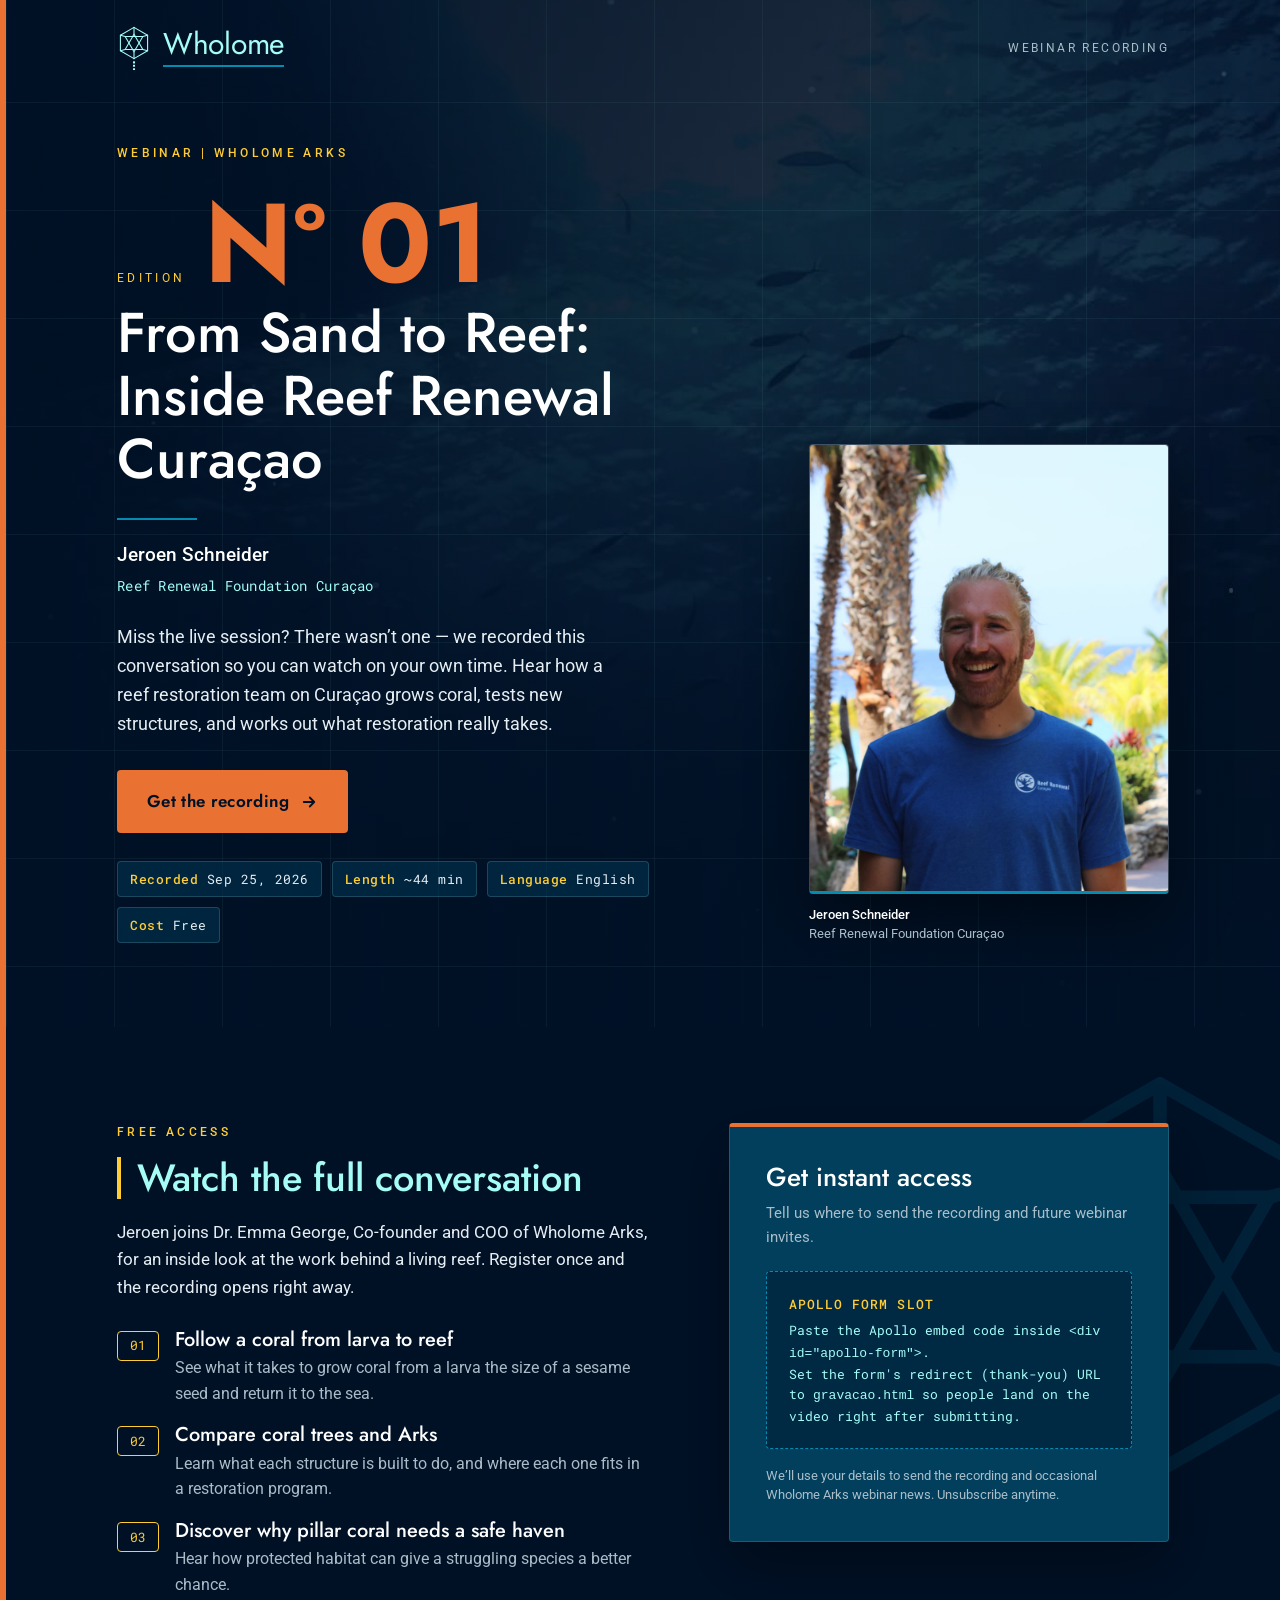
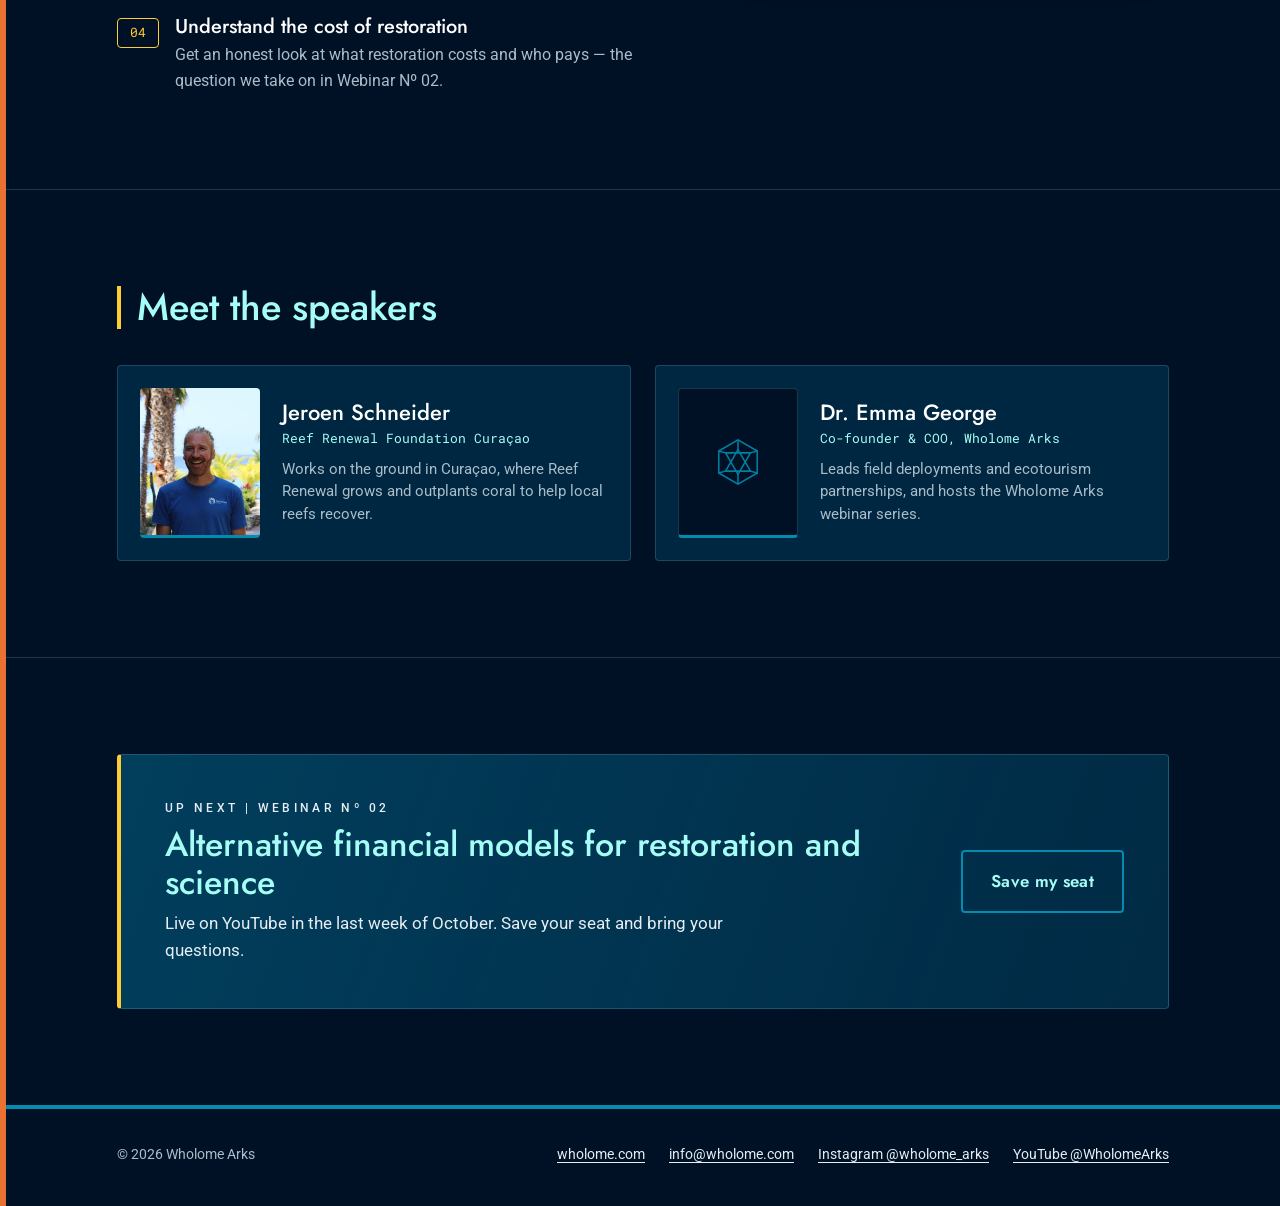
<file: index.html>
<!doctype html>
<html lang="en">
<head>
<meta charset="utf-8">
<meta name="viewport" content="width=device-width, initial-scale=1">
<title>Webinar Nº 01 — From Sand to Reef: Inside Reef Renewal Curaçao | Wholome Arks</title>
<meta name="description" content="Watch the full recording of Wholome Arks Webinar Nº 01 with Jeroen Schneider of Reef Renewal Foundation Curaçao. Get instant access.">
<meta property="og:title" content="From Sand to Reef: Inside Reef Renewal Curaçao — Wholome Arks Webinar Nº 01">
<meta property="og:description" content="Get the full recording of our conversation with Jeroen Schneider, Reef Renewal Foundation Curaçao.">
<meta property="og:type" content="website">
<meta property="og:image" content="assets/hero-poster.jpg"><!-- TODO: swap for absolute URL (https://…/assets/hero-poster.jpg) once hosted -->
<meta name="theme-color" content="#001126">
<link rel="preconnect" href="https://fonts.googleapis.com">
<link rel="preconnect" href="https://fonts.gstatic.com" crossorigin>
<link href="https://fonts.googleapis.com/css2?family=Jost:wght@400;500;600;700&family=Roboto:wght@400;500;700&family=Roboto+Mono:wght@400;500&display=swap" rel="stylesheet">
<link rel="stylesheet" href="assets/styles.css">
</head>
<body>

<!-- Icosahedron mark (Wholome Arks) -->
<svg width="0" height="0" style="position:absolute" aria-hidden="true" focusable="false">
  <defs>
    <symbol id="ico" viewBox="0 0 100 100">
      <g fill="none" stroke="currentColor" stroke-width="3.2" stroke-linejoin="round" stroke-linecap="round">
        <polygon points="50,4 90,27 90,73 50,96 10,73 10,27"/>
        <polygon points="50,24 76,69 24,69"/>
        <polygon points="50,76 24,31 76,31"/>
        <line x1="50" y1="4"  x2="50" y2="24"/>
        <line x1="90" y1="27" x2="76" y2="31"/>
        <line x1="90" y1="73" x2="76" y2="69"/>
        <line x1="50" y1="96" x2="50" y2="76"/>
        <line x1="10" y1="73" x2="24" y2="69"/>
        <line x1="10" y1="27" x2="24" y2="31"/>
      </g>
    </symbol>
  </defs>
</svg>

<a class="skip-link" href="#access">Skip to the recording form</a>

<header class="site-header">
  <div class="wrap">
    <a class="logo" href="https://wholome.com" aria-label="Wholome Arks — home">
      <svg viewBox="0 0 100 130" aria-hidden="true">
        <use href="#ico" width="100" height="100"/>
        <g fill="currentColor"><rect x="47" y="104" width="6" height="6" rx="1"/><rect x="47" y="114" width="6" height="6" rx="1"/><rect x="47" y="124" width="6" height="6" rx="1"/></g>
      </svg>
      <span class="logo-word">Wholome</span>
    </a>
    <span class="header-note">Webinar recording</span>
  </div>
</header>

<main>

  <!-- ===================== HERO ===================== -->
  <section class="hero" aria-labelledby="title">
    <div class="hero-media" aria-hidden="true">
      <video autoplay muted loop playsinline preload="metadata" poster="assets/hero-poster.jpg">
        <source src="assets/hero-loop.mp4" type="video/mp4">
      </video>
    </div>

    <div class="wrap">
      <div class="hero-grid">
        <div>
          <p class="eyebrow">Webinar | Wholome Arks</p>

          <div class="edition">
            <span class="edition-label">Edition</span>
            <span class="edition-num" aria-label="Number 01">Nº 01</span>
          </div>

          <!-- TODO: final webinar title still open in the post-production brief — confirm before publishing -->
          <h1 id="title">From Sand to Reef: Inside Reef Renewal Curaçao</h1>

          <hr class="hero-rule">
          <p class="speaker-line">Jeroen Schneider</p>
          <!-- TODO: confirm organization naming with Reef Renewal (video card says "Reef Renewal Foundation Curaçao") -->
          <p class="speaker-org mono">Reef Renewal Foundation Curaçao</p>

          <p class="hero-lede">
            Miss the live session? There wasn’t one — we recorded this conversation so you can watch on your own time.
            Hear how a reef restoration team on Curaçao grows coral, tests new structures, and works out what restoration really takes.
          </p>

          <div class="hero-cta">
            <a class="btn" href="#access">
              Get the recording
              <svg viewBox="0 0 24 24" fill="none" stroke="currentColor" stroke-width="2.4" stroke-linecap="round" stroke-linejoin="round" aria-hidden="true"><path d="M5 12h14M13 6l6 6-6 6"/></svg>
            </a>
          </div>

          <ul class="chips" aria-label="Webinar details">
            <li><b>Recorded</b> Sep 25, 2026</li>
            <li><b>Length</b> ~44 min</li>
            <li><b>Language</b> English</li>
            <li><b>Cost</b> Free</li>
          </ul>
        </div>

        <figure class="portrait">
          <img src="assets/jeroen.jpg" width="900" height="1350" alt="Jeroen Schneider smiling in a Reef Renewal Curaçao T-shirt, with palm trees and the Caribbean Sea behind him">
          <figcaption><b>Jeroen Schneider</b><br>Reef Renewal Foundation Curaçao</figcaption>
        </figure>
      </div>
    </div>
  </section>

  <!-- ===================== ACCESS / FORM ===================== -->
  <section class="section" id="access" aria-labelledby="access-title">
    <svg class="watermark" style="right:-90px; top:40px; width:420px; height:420px" aria-hidden="true"><use href="#ico"/></svg>

    <div class="wrap access-grid">
      <div>
        <p class="eyebrow" style="margin-bottom:14px">Free access</p>
        <h2 class="section-title" id="access-title">Watch the full conversation</h2>
        <p class="lede">
          Jeroen joins Dr. Emma George, Co-founder and COO of Wholome Arks, for an inside look at the work
          behind a living reef. Register once and the recording opens right away.
        </p>

        <!-- FACT-CHECK: topics below are drawn from the clip plan (C01–C06). Confirm against the final cut. -->
        <ol class="learn-list">
          <li>
            <span class="learn-num">01</span>
            <div>
              <h3>Follow a coral from larva to reef</h3>
              <p>See what it takes to grow coral from a larva the size of a sesame seed and return it to the sea.</p>
            </div>
          </li>
          <li>
            <span class="learn-num">02</span>
            <div>
              <h3>Compare coral trees and Arks</h3>
              <p>Learn what each structure is built to do, and where each one fits in a restoration program.</p>
            </div>
          </li>
          <li>
            <span class="learn-num">03</span>
            <div>
              <h3>Discover why pillar coral needs a safe haven</h3>
              <p>Hear how protected habitat can give a struggling species a better chance.</p>
            </div>
          </li>
          <li>
            <span class="learn-num">04</span>
            <div>
              <h3>Understand the cost of restoration</h3>
              <p>Get an honest look at what restoration costs and who pays — the question we take on in Webinar Nº 02.</p>
            </div>
          </li>
        </ol>
      </div>

      <aside class="form-card" aria-labelledby="form-title">
        <h2 id="form-title">Get instant access</h2>
        <p class="form-sub">Tell us where to send the recording and future webinar invites.</p>

        <!-- ================= APOLLO FORM — PASTE EMBED CODE BELOW ================= -->
        <div id="apollo-form">
          <!-- Delete this placeholder block when you paste the Apollo code. -->
          <div class="apollo-placeholder">
            <strong>APOLLO FORM SLOT</strong>
            Paste the Apollo embed code inside <code>&lt;div id="apollo-form"&gt;</code>.<br>
            Set the form's redirect (thank-you) URL to <code>gravacao.html</code> so people land on the video right after submitting.
          </div>
        </div>
        <!-- ================= /APOLLO FORM ================= -->

        <p class="form-fine">We’ll use your details to send the recording and occasional Wholome Arks webinar news. Unsubscribe anytime.</p>
      </aside>
    </div>
  </section>

  <!-- ===================== SPEAKERS ===================== -->
  <section class="section" aria-labelledby="speakers-title">
    <div class="wrap">
      <h2 class="section-title" id="speakers-title">Meet the speakers</h2>

      <div class="speakers">
        <article class="person">
          <img src="assets/jeroen.jpg" width="900" height="1350" alt="Portrait of Jeroen Schneider" loading="lazy">
          <div>
            <h3>Jeroen Schneider</h3>
            <!-- TODO: confirm Jeroen's title/role and a 1–2 sentence bio with Reef Renewal -->
            <p class="role">Reef Renewal Foundation Curaçao</p>
            <p>Works on the ground in Curaçao, where Reef Renewal grows and outplants coral to help local reefs recover.</p>
          </div>
        </article>

        <article class="person">
          <div class="avatar" aria-hidden="true"><svg viewBox="0 0 100 100"><use href="#ico"/></svg></div>
          <div>
            <h3>Dr. Emma George</h3>
            <p class="role">Co-founder &amp; COO, Wholome Arks</p>
            <p>Leads field deployments and ecotourism partnerships, and hosts the Wholome Arks webinar series.</p>
          </div>
        </article>
      </div>
    </div>
  </section>

  <!-- ===================== NEXT WEBINAR ===================== -->
  <section class="section" aria-labelledby="next-title">
    <div class="wrap">
      <div class="band">
        <div>
          <p class="eyebrow">Up next | Webinar Nº 02</p>
          <h2 id="next-title">Alternative financial models for restoration and science</h2>
          <p>Live on YouTube in the last week of October. Save your seat and bring your questions.</p>
        </div>
        <!-- TODO: replace # with the Luma registration link for Webinar 2 -->
        <a class="btn btn-ghost" href="#" rel="noopener" data-luma-link>Save my seat</a>
      </div>
    </div>
  </section>

</main>

<footer class="site-footer">
  <div class="wrap">
    <span>© 2026 Wholome Arks</span>
    <nav class="footer-links" aria-label="Footer">
      <a href="https://wholome.com">wholome.com</a>
      <a href="mailto:info@wholome.com">info@wholome.com</a>
      <a href="https://www.instagram.com/wholome_arks" rel="noopener">Instagram @wholome_arks</a>
      <a href="https://www.youtube.com/@WholomeArks" rel="noopener">YouTube @WholomeArks</a>
    </nav>
  </div>
</footer>

</body>
</html>
</file>
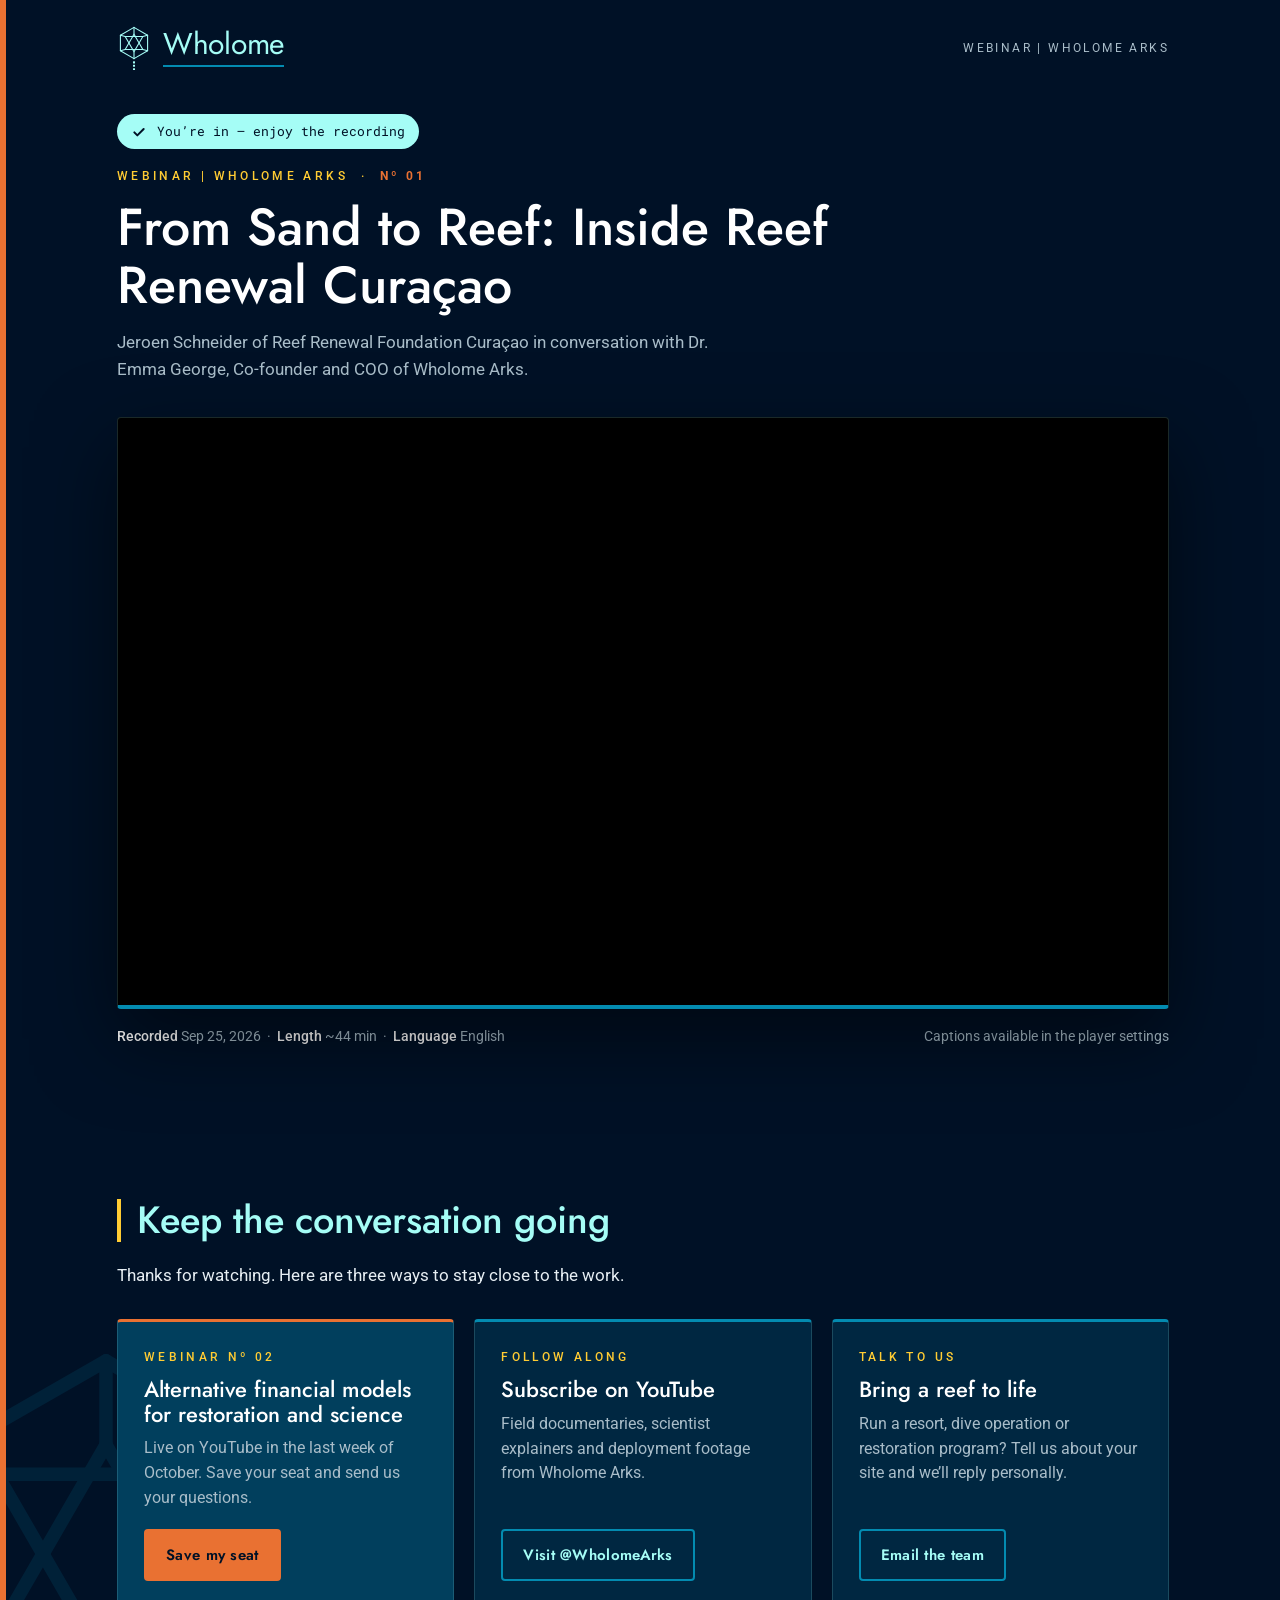
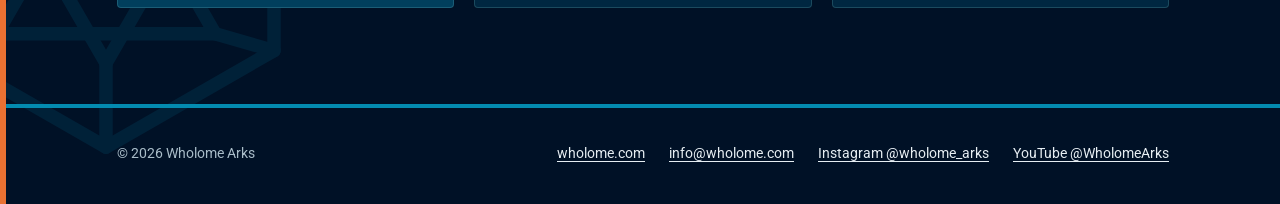
<file: gravacao.html>
<!doctype html>
<html lang="en">
<head>
<meta charset="utf-8">
<meta name="viewport" content="width=device-width, initial-scale=1">
<title>Watch the recording — Webinar Nº 01 | Wholome Arks</title>
<meta name="description" content="Full recording of Wholome Arks Webinar Nº 01: From Sand to Reef, Inside Reef Renewal Curaçao.">
<meta name="robots" content="noindex, nofollow"><!-- gated page: keep out of search results -->
<meta name="theme-color" content="#001126">
<link rel="preconnect" href="https://fonts.googleapis.com">
<link rel="preconnect" href="https://fonts.gstatic.com" crossorigin>
<link href="https://fonts.googleapis.com/css2?family=Jost:wght@400;500;600;700&family=Roboto:wght@400;500;700&family=Roboto+Mono:wght@400;500&display=swap" rel="stylesheet">
<link rel="stylesheet" href="assets/styles.css">
</head>
<body>

<svg width="0" height="0" style="position:absolute" aria-hidden="true" focusable="false">
  <defs>
    <symbol id="ico" viewBox="0 0 100 100">
      <g fill="none" stroke="currentColor" stroke-width="3.2" stroke-linejoin="round" stroke-linecap="round">
        <polygon points="50,4 90,27 90,73 50,96 10,73 10,27"/>
        <polygon points="50,24 76,69 24,69"/>
        <polygon points="50,76 24,31 76,31"/>
        <line x1="50" y1="4"  x2="50" y2="24"/>
        <line x1="90" y1="27" x2="76" y2="31"/>
        <line x1="90" y1="73" x2="76" y2="69"/>
        <line x1="50" y1="96" x2="50" y2="76"/>
        <line x1="10" y1="73" x2="24" y2="69"/>
        <line x1="10" y1="27" x2="24" y2="31"/>
      </g>
    </symbol>
  </defs>
</svg>

<header class="site-header">
  <div class="wrap">
    <a class="logo" href="https://wholome.com" aria-label="Wholome Arks — home">
      <svg viewBox="0 0 100 130" aria-hidden="true">
        <use href="#ico" width="100" height="100"/>
        <g fill="currentColor"><rect x="47" y="104" width="6" height="6" rx="1"/><rect x="47" y="114" width="6" height="6" rx="1"/><rect x="47" y="124" width="6" height="6" rx="1"/></g>
      </svg>
      <span class="logo-word">Wholome</span>
    </a>
    <span class="header-note">Webinar | Wholome Arks</span>
  </div>
</header>

<main>

  <section class="watch-hero" aria-labelledby="watch-title">
    <div class="wrap">
      <span class="confirm">
        <svg viewBox="0 0 24 24" fill="none" stroke="currentColor" stroke-width="3" stroke-linecap="round" stroke-linejoin="round" aria-hidden="true"><path d="M5 12.5l4.5 4.5L19 7.5"/></svg>
        You’re in — enjoy the recording
      </span>

      <p class="eyebrow" style="margin-bottom:12px">Webinar | Wholome Arks &nbsp;·&nbsp; <span class="edition-inline">Nº 01</span></p>
      <h1 id="watch-title">From Sand to Reef: Inside Reef Renewal Curaçao</h1>
      <p class="watch-sub">Jeroen Schneider of Reef Renewal Foundation Curaçao in conversation with Dr. Emma George, Co-founder and COO of Wholome Arks.</p>

      <!-- YouTube player: replace YOUTUBE_VIDEO_ID with the ID of the (unlisted) video, e.g. dQw4w9WgXcQ -->
      <div class="player">
        <iframe
          src="https://www.youtube-nocookie.com/embed/YOUTUBE_VIDEO_ID?rel=0&modestbranding=1"
          title="Wholome Arks Webinar Nº 01 — From Sand to Reef: Inside Reef Renewal Curaçao"
          allow="accelerometer; autoplay; clipboard-write; encrypted-media; gyroscope; picture-in-picture; web-share"
          referrerpolicy="strict-origin-when-cross-origin"
          allowfullscreen></iframe>
      </div>

      <div class="player-meta">
        <span><b>Recorded</b> Sep 25, 2026 &nbsp;·&nbsp; <b>Length</b> ~44 min &nbsp;·&nbsp; <b>Language</b> English</span>
        <span>Captions available in the player settings</span><!-- TODO: remove this line if captions are not uploaded to YouTube -->
      </div>
    </div>
  </section>

  <section class="section" style="margin-top:56px" aria-labelledby="next-title">
    <svg class="watermark" style="left:-110px; bottom:-60px; width:420px; height:420px" aria-hidden="true"><use href="#ico"/></svg>
    <div class="wrap">
      <h2 class="section-title" id="next-title">Keep the conversation going</h2>
      <p class="lede">Thanks for watching. Here are three ways to stay close to the work.</p>

      <div class="next-grid">
        <article class="card featured">
          <p class="eyebrow">Webinar Nº 02</p>
          <h3>Alternative financial models for restoration and science</h3>
          <p>Live on YouTube in the last week of October. Save your seat and send us your questions.</p>
          <!-- TODO: replace # with the Luma registration link for Webinar 2 -->
          <a class="btn" href="#" rel="noopener" data-luma-link>Save my seat</a>
        </article>

        <article class="card">
          <p class="eyebrow">Follow along</p>
          <h3>Subscribe on YouTube</h3>
          <p>Field documentaries, scientist explainers and deployment footage from Wholome Arks.</p>
          <a class="btn btn-ghost" href="https://www.youtube.com/@WholomeArks" rel="noopener">Visit @WholomeArks</a>
        </article>

        <article class="card">
          <p class="eyebrow">Talk to us</p>
          <h3>Bring a reef to life</h3>
          <p>Run a resort, dive operation or restoration program? Tell us about your site and we’ll reply personally.</p>
          <a class="btn btn-ghost" href="mailto:info@wholome.com?subject=After%20Webinar%20N%C2%BA%2001">Email the team</a>
        </article>
      </div>
    </div>
  </section>

</main>

<footer class="site-footer">
  <div class="wrap">
    <span>© 2026 Wholome Arks</span>
    <nav class="footer-links" aria-label="Footer">
      <a href="https://wholome.com">wholome.com</a>
      <a href="mailto:info@wholome.com">info@wholome.com</a>
      <a href="https://www.instagram.com/wholome_arks" rel="noopener">Instagram @wholome_arks</a>
      <a href="https://www.youtube.com/@WholomeArks" rel="noopener">YouTube @WholomeArks</a>
    </nav>
  </div>
</footer>

</body>
</html>
</file>
<file: assets/styles.css>
/* ==========================================================================
   Wholome Arks — Webinar 01 pages
   Tokens follow Brand Identity Guidelines v4.0 (Wholome Arks Design System)
   Navy 60% · Teal 20% · Orange/Gold accents 10% · Aqua for key text 10%
   ========================================================================== */

:root {
  --navy: #001126;        /* Deep Navy — primary background */
  --ocean: #013F5D;       /* Ocean Dark — cards, content blocks */
  --teal: #038BB0;        /* Reef Teal — bars, underlines */
  --aqua: #A5FDF6;        /* Aqua Light — headings only */
  --coral: #E97132;       /* Coral Orange — CTAs */
  --coral-hover: #F2833F;
  --gold: #FFCC33;        /* Golden Sun — labels */
  --white: #FFFFFF;
  --text: #E6EEF3;
  --text-soft: #A9BDC9;
  --line: rgba(165, 253, 246, .16);

  --radius: 4px;
  --font-head: "Jost", "Futura", "Century Gothic", "Trebuchet MS", sans-serif;
  --font-body: "Roboto", "Helvetica Neue", Arial, sans-serif;
  --font-mono: "Roboto Mono", ui-monospace, "SFMono-Regular", Menlo, monospace;

  --gutter: clamp(20px, 5vw, 64px);
  --maxw: 1180px;
}

*, *::before, *::after { box-sizing: border-box; }
html { scroll-behavior: smooth; -webkit-text-size-adjust: 100%; }
body {
  margin: 0;
  background: var(--navy);
  color: var(--text);
  font-family: var(--font-body);
  font-size: 17px;
  line-height: 1.6;
  -webkit-font-smoothing: antialiased;
  border-left: 6px solid var(--coral);   /* signature left bar from the opening video */
}
img, video, iframe { max-width: 100%; display: block; }
a { color: var(--aqua); text-decoration-thickness: 1px; text-underline-offset: 3px; }
a:hover { color: var(--white); }
:focus-visible { outline: 3px solid var(--gold); outline-offset: 3px; border-radius: var(--radius); }

.wrap { width: 100%; max-width: var(--maxw); margin: 0 auto; padding: 0 var(--gutter); }

.sr-only {
  position: absolute; width: 1px; height: 1px; overflow: hidden;
  clip: rect(0 0 0 0); white-space: nowrap;
}
.skip-link {
  position: absolute; left: -999px; top: 8px; z-index: 100;
  background: var(--gold); color: var(--navy); padding: 10px 16px; border-radius: var(--radius);
  font-weight: 700;
}
.skip-link:focus { left: 12px; }

/* ---------- Type ---------- */
h1, h2, h3 { font-family: var(--font-head); font-weight: 500; line-height: 1.12; margin: 0; }
.eyebrow {
  font-family: var(--font-body);
  font-size: 12px; font-weight: 500;
  letter-spacing: .28em; text-transform: uppercase;
  color: var(--gold);
  margin: 0;
}
.mono { font-family: var(--font-mono); }

/* Section heading with gold-bar left border */
.section-title {
  border-left: 4px solid var(--gold);
  padding-left: 16px;
  color: var(--aqua);
  font-size: clamp(26px, 3.4vw, 38px);
  margin-bottom: 20px;
}

/* ---------- Logo ---------- */
.logo {
  display: inline-flex; align-items: center; gap: 12px;
  text-decoration: none; color: var(--aqua);
}
.logo svg { width: 34px; height: auto; flex: none; }
.logo-word {
  font-family: var(--font-head); font-weight: 400;
  font-size: 30px; line-height: 1; letter-spacing: -.01em;
  color: var(--aqua);
  padding-bottom: 6px; border-bottom: 2px solid var(--teal);
}

/* ---------- Header ---------- */
.site-header { position: relative; z-index: 5; padding: 26px 0 0; }
.site-header .wrap { display: flex; align-items: center; justify-content: space-between; gap: 16px; }
.header-note { font-size: 12px; letter-spacing: .2em; text-transform: uppercase; color: var(--text-soft); }

/* ---------- Hero ---------- */
.hero { position: relative; isolation: isolate; overflow: hidden; margin-top: -76px; padding: 150px 0 84px; }
.hero-media { position: absolute; inset: 0; z-index: -2; }
.hero-media video, .hero-media img { width: 100%; height: 100%; object-fit: cover; }
.hero::before {                       /* readability overlay — never busy photography without it */
  content: ""; position: absolute; inset: 0; z-index: -1;
  background:
    linear-gradient(90deg, rgba(0,17,38,.90) 0%, rgba(0,17,38,.62) 50%, rgba(0,17,38,.22) 100%),
    linear-gradient(180deg, rgba(0,17,38,.35) 0%, rgba(0,17,38,.0) 40%, var(--navy) 100%);
}
.hero::after {                        /* fine technical grid, teal/aqua at low opacity */
  content: ""; position: absolute; inset: 0; z-index: -1; pointer-events: none;
  background-image:
    linear-gradient(rgba(165,253,246,.05) 1px, transparent 1px),
    linear-gradient(90deg, rgba(165,253,246,.05) 1px, transparent 1px);
  background-size: 108px 108px;
}
.hero-grid { display: grid; grid-template-columns: 1.25fr .75fr; gap: clamp(28px, 6vw, 80px); align-items: end; }

.edition { display: flex; align-items: baseline; gap: 18px; margin: 30px 0 8px; }
.edition-label { font-size: 12px; letter-spacing: .28em; text-transform: uppercase; color: var(--gold); }
.edition-num {
  font-family: var(--font-head); font-weight: 700;
  font-size: clamp(64px, 9vw, 112px); line-height: .9; color: var(--coral);
}
.hero h1 { color: var(--white); font-size: clamp(32px, 4.6vw, 56px); max-width: 15ch; }
.hero-rule { width: 80px; height: 2px; background: var(--teal); border: 0; margin: 28px 0 20px; }
.speaker-line { margin: 0; color: var(--white); font-size: 19px; font-weight: 500; }
.speaker-org { margin: 4px 0 0; color: var(--aqua); font-size: 14px; letter-spacing: .02em; }
.hero-lede { margin: 26px 0 0; max-width: 52ch; color: var(--text); font-size: 18px; }

.hero-cta { display: flex; flex-wrap: wrap; align-items: center; gap: 18px 24px; margin-top: 32px; }
.chips { display: flex; flex-wrap: wrap; gap: 10px; margin: 28px 0 0; padding: 0; list-style: none; }
.chips li {
  font-family: var(--font-mono); font-size: 12.5px; letter-spacing: .04em;
  padding: 7px 12px; border: 1px solid var(--line); border-radius: var(--radius);
  background: rgba(1,63,93,.45); color: var(--text);
}
.chips b { color: var(--gold); font-weight: 500; }

.portrait { margin: 0; position: relative; justify-self: end; width: min(100%, 360px); }
.portrait img {
  width: 100%; height: auto; aspect-ratio: 4 / 5; object-fit: cover; object-position: 50% 28%;
  border: 1px solid rgba(255,255,255,.22);
  border-bottom: 3px solid var(--teal);
  border-radius: var(--radius);
  box-shadow: 0 24px 60px rgba(0,0,0,.45);
}
.portrait figcaption { margin-top: 12px; font-size: 13px; color: var(--text-soft); line-height: 1.45; }
.portrait figcaption b { color: var(--white); font-weight: 500; }

/* ---------- Buttons ---------- */
.btn {
  display: inline-flex; align-items: center; justify-content: center; gap: 10px;
  font-family: var(--font-head); font-weight: 600; font-size: 17px; letter-spacing: .02em;
  padding: 16px 28px; border-radius: var(--radius); border: 2px solid transparent;
  background: var(--coral); color: var(--navy); text-decoration: none; cursor: pointer;
  transition: background .18s, transform .18s;
}
.btn:hover { background: var(--coral-hover); color: var(--navy); transform: translateY(-1px); }
.btn-ghost { background: transparent; color: var(--aqua); border-color: var(--teal); }
.btn-ghost:hover { background: rgba(3,139,176,.18); color: var(--white); }
.btn svg { width: 18px; height: 18px; flex: none; }

/* ---------- Generic sections ---------- */
.section { position: relative; padding: clamp(56px, 8vw, 96px) 0; overflow-x: clip; }
.section + .section { border-top: 1px solid var(--line); }
.watermark {                           /* icosahedron watermark @13% */
  position: absolute; pointer-events: none; opacity: .13; color: var(--teal); z-index: 0;
}
.section > .wrap { position: relative; z-index: 1; }

/* ---------- Access (form) ---------- */
.access-grid { display: grid; grid-template-columns: 1fr minmax(320px, 440px); gap: clamp(32px, 6vw, 80px); align-items: start; }
.learn-list { list-style: none; margin: 28px 0 0; padding: 0; display: grid; gap: 18px; }
.learn-list li { display: grid; grid-template-columns: 42px 1fr; gap: 16px; align-items: start; }
.learn-num {
  font-family: var(--font-mono); font-size: 13px; color: var(--gold);
  border: 1px solid var(--gold); border-radius: var(--radius);
  width: 42px; height: 30px; display: grid; place-items: center; margin-top: 2px;
}
.learn-list h3 { font-size: 20px; color: var(--white); margin-bottom: 4px; }
.learn-list p { margin: 0; color: var(--text-soft); font-size: 16px; }
.lede { color: var(--text); max-width: 56ch; margin: 0; }

.form-card {
  background: var(--ocean);
  border: 1px solid var(--line);
  border-top: 4px solid var(--coral);
  border-radius: var(--radius);
  padding: clamp(24px, 3vw, 36px);
  position: sticky; top: 24px;
  box-shadow: 0 24px 60px rgba(0,0,0,.35);
}
.form-card h2 { color: var(--white); font-size: 26px; margin-bottom: 8px; }
.form-card .form-sub { margin: 0 0 22px; color: var(--text-soft); font-size: 15px; }
.form-fine { margin: 18px 0 0; font-size: 12.5px; color: var(--text-soft); line-height: 1.5; }

/* Apollo embed slot — paste the Apollo form code inside #apollo-form */
#apollo-form { min-height: 120px; }
#apollo-form iframe { width: 100% !important; border: 0; }
.apollo-placeholder {
  border: 1.5px dashed var(--teal); border-radius: var(--radius);
  padding: 22px; background: rgba(0,17,38,.45);
  font-family: var(--font-mono); font-size: 13px; color: var(--aqua); line-height: 1.55;
}
.apollo-placeholder strong { display: block; color: var(--gold); margin-bottom: 6px; font-weight: 500; letter-spacing: .08em; }

/* ---------- Speakers ---------- */
.speakers { display: grid; grid-template-columns: repeat(2, 1fr); gap: 24px; margin-top: 36px; }
.person {
  display: grid; grid-template-columns: 120px 1fr; gap: 22px; align-items: center;
  background: rgba(1,63,93,.5); border: 1px solid var(--line); border-radius: var(--radius); padding: 22px;
}
.person img, .person .avatar {
  width: 120px; height: 150px; object-fit: cover; object-position: 50% 25%;
  border-radius: var(--radius); border-bottom: 3px solid var(--teal);
}
.person .avatar { display: grid; place-items: center; background: var(--navy); border: 1px solid var(--line); border-bottom: 3px solid var(--teal); color: var(--teal); }
.person .avatar svg { width: 48px; opacity: .9; }
.person h3 { font-size: 22px; color: var(--white); }
.person .role { margin: 4px 0 10px; font-family: var(--font-mono); font-size: 12.5px; color: var(--aqua); }
.person p { margin: 0; color: var(--text-soft); font-size: 15px; line-height: 1.5; }

/* ---------- Next webinar band ---------- */
.band {
  display: grid; grid-template-columns: 1fr auto; gap: 28px; align-items: center;
  background: linear-gradient(110deg, var(--ocean), rgba(1,63,93,.55));
  border: 1px solid var(--line); border-left: 4px solid var(--gold);
  border-radius: var(--radius); padding: clamp(24px, 4vw, 44px);
}
.band h2 { color: var(--aqua); font-size: clamp(24px, 3vw, 34px); margin: 8px 0 8px; }
.band p { margin: 0; color: var(--text); max-width: 58ch; }

/* ---------- Footer ---------- */
.site-footer { border-top: 4px solid var(--teal); padding: 34px 0 40px; font-size: 14px; color: var(--text-soft); }
.site-footer .wrap { display: flex; flex-wrap: wrap; gap: 18px 36px; align-items: center; justify-content: space-between; }
.site-footer a { color: var(--text); }
.footer-links { display: flex; flex-wrap: wrap; gap: 8px 24px; }

/* ---------- Watch page ---------- */
.watch-hero { padding: 44px 0 0; }
.confirm {
  display: inline-flex; align-items: center; gap: 10px; margin-bottom: 18px;
  font-family: var(--font-mono); font-size: 13px; color: var(--navy);
  background: var(--aqua); padding: 7px 14px; border-radius: 999px;
}
.confirm svg { width: 16px; height: 16px; }
.watch-hero h1 { color: var(--white); font-size: clamp(30px, 4.2vw, 52px); max-width: 22ch; }
.watch-hero .edition-inline { color: var(--coral); font-weight: 700; }
.watch-sub { margin: 14px 0 0; color: var(--text-soft); max-width: 62ch; }

.player {
  position: relative; margin-top: 34px; aspect-ratio: 16 / 9;
  background: #000; border: 1px solid var(--line); border-bottom: 4px solid var(--teal);
  border-radius: var(--radius); overflow: hidden; box-shadow: 0 30px 80px rgba(0,0,0,.5);
}
.player iframe { position: absolute; inset: 0; width: 100%; height: 100%; border: 0; }
.player-meta { display: flex; flex-wrap: wrap; justify-content: space-between; gap: 12px 24px; margin-top: 16px; font-size: 14px; color: var(--text-soft); }
.player-meta b { color: var(--white); font-weight: 500; }

.next-grid { display: grid; grid-template-columns: repeat(3, 1fr); gap: 20px; margin-top: 30px; }
.card {
  display: flex; flex-direction: column; gap: 10px;
  background: rgba(1,63,93,.5); border: 1px solid var(--line); border-top: 3px solid var(--teal);
  border-radius: var(--radius); padding: 26px;
}
.card.featured { border-top-color: var(--coral); background: var(--ocean); }
.card h3 { color: var(--white); font-size: 22px; }
.card p { margin: 0; color: var(--text-soft); font-size: 15.5px; flex: 1; }
.card p.eyebrow { color: var(--gold); font-size: 12px; flex: none; }
.card .btn { align-self: flex-start; margin-top: 8px; padding: 12px 20px; font-size: 15px; }

/* ---------- Responsive ---------- */
@media (max-width: 900px) {
  body { font-size: 16px; }
  .hero { padding: 130px 0 60px; }
  .hero-grid { grid-template-columns: 1fr; }
  .portrait { justify-self: start; width: min(100%, 300px); order: -1; }
  .hero h1 { max-width: none; }
  .access-grid { grid-template-columns: 1fr; }
  .form-card { position: static; }
  .speakers { grid-template-columns: 1fr; }
  .band { grid-template-columns: 1fr; }
  .next-grid { grid-template-columns: 1fr; }
  .header-note { display: none; }
}
@media (max-width: 480px) {
  .person { grid-template-columns: 96px 1fr; gap: 16px; padding: 16px; }
  .person img, .person .avatar { width: 96px; height: 124px; }
  .edition { gap: 12px; }
  .btn { width: 100%; }
  .hero-cta .btn { width: 100%; }
}
@media (prefers-reduced-motion: reduce) {
  html { scroll-behavior: auto; }
  .hero-media video { display: none; }
  .btn { transition: none; }
}
</file>
